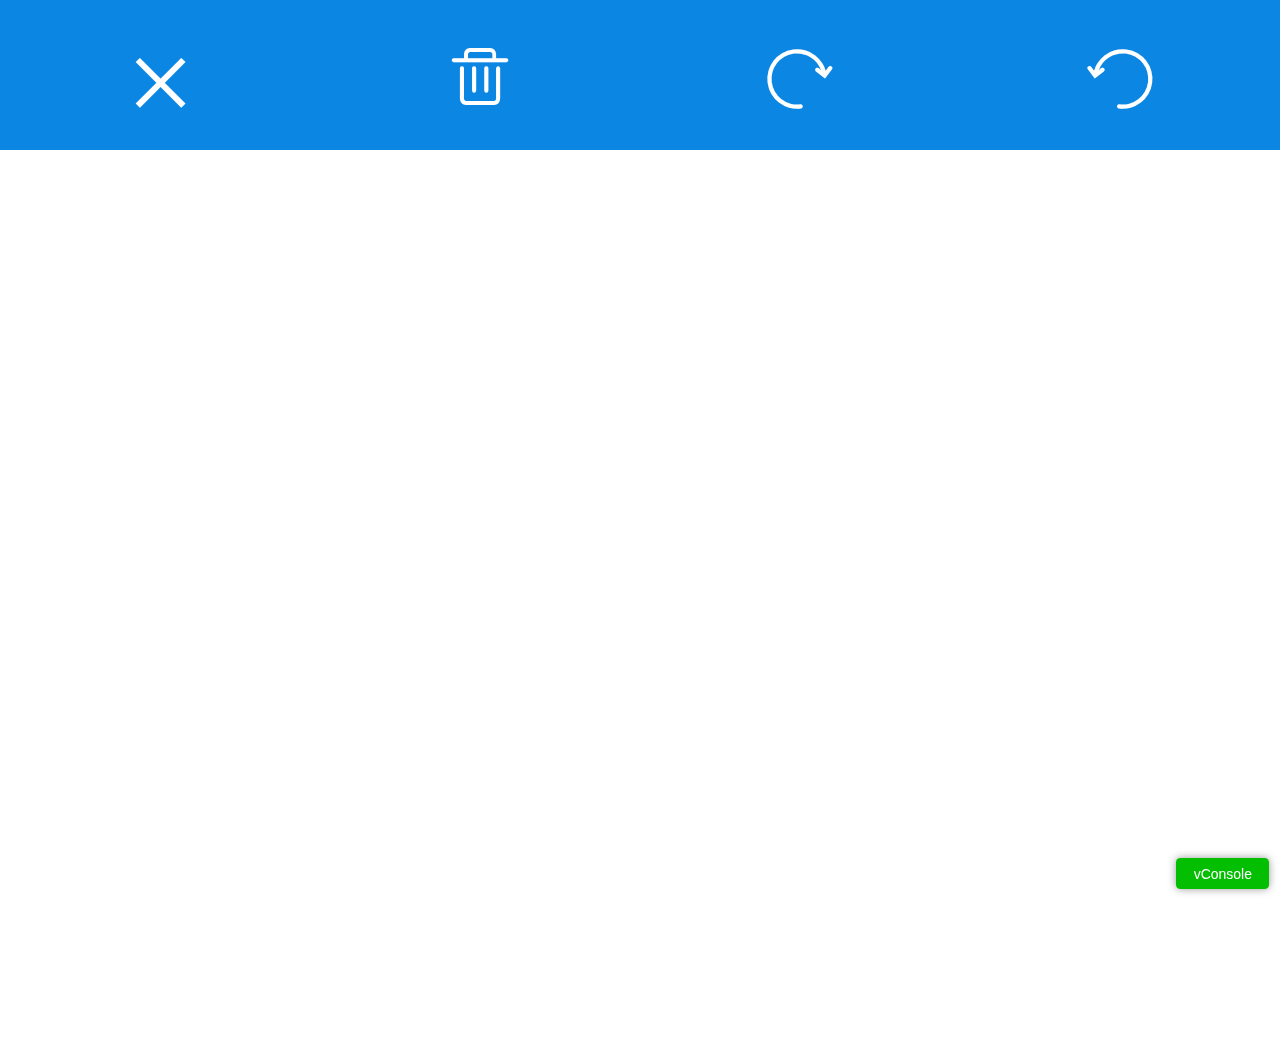
<file: index.html>
<!DOCTYPE html>
<html lang="en">
<head>
  <meta charset="UTF-8">
  <meta name="viewport" content="width=device-width, initial-scale=1.0, minimum-scale=1.0, maximum-scale=1.0, user-scalable=no">
  <meta http-equiv="X-UA-Compatible" content="ie=edge">
  <title>草稿纸实现</title>
  <script src="js/zepto.min.js"></script>
  <script src="js/vconsole.min.js"></script>
  <script src="js/index.js"></script>
  <link rel="stylesheet" href="./font/iconfont.css">
  <link rel="stylesheet" href="./scss/index.css">
  <script>
    // init vConsole
    var vConsole = new VConsole();
    console.log('hello world');
  </script>
</head>
<body>
  <header id="header">
    <ul class="clearfix">
      <li id="cha"><i class="iconfont icon-cha"></i></li>
      <li id="clear"><i class="iconfont icon-trash"></i></li>
      <li id="qianjin"><i class="iconfont icon-qianjin"></i></li>
      <li id="fanhui1"><i class="iconfont icon-fanhui1"></i></li>
    </ul>
  </header>
  <div style="width: 100%; height: 100%; overflow: hidden; position: relative;">
    <canvas id="canvas">您的浏览器不支持 canvas 标签</canvas>
  </div>
</body>
</html>
</file>
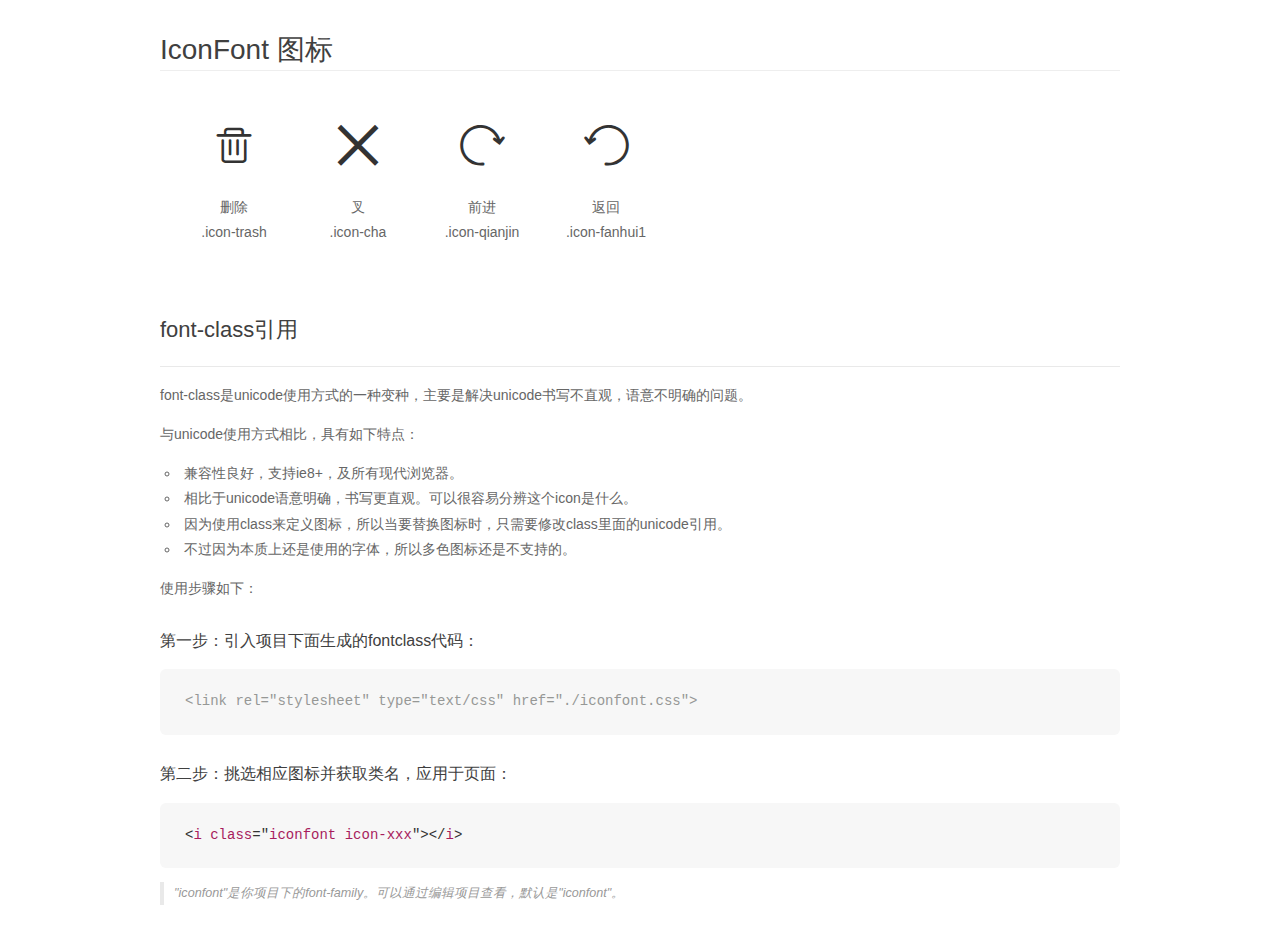
<file: font/demo_fontclass.html>
<!DOCTYPE html>
<html>
<head>
    <meta charset="utf-8"/>
    <title>IconFont</title>
    <link rel="stylesheet" href="demo.css">
    <link rel="stylesheet" href="iconfont.css">
</head>
<body>
    <div class="main markdown">
        <h1>IconFont 图标</h1>
        <ul class="icon_lists clear">
            
                <li>
                <i class="icon iconfont icon-trash"></i>
                    <div class="name">删除</div>
                    <div class="fontclass">.icon-trash</div>
                </li>
            
                <li>
                <i class="icon iconfont icon-cha"></i>
                    <div class="name">叉</div>
                    <div class="fontclass">.icon-cha</div>
                </li>
            
                <li>
                <i class="icon iconfont icon-qianjin"></i>
                    <div class="name">前进</div>
                    <div class="fontclass">.icon-qianjin</div>
                </li>
            
                <li>
                <i class="icon iconfont icon-fanhui1"></i>
                    <div class="name">返回</div>
                    <div class="fontclass">.icon-fanhui1</div>
                </li>
            
        </ul>

        <h2 id="font-class-">font-class引用</h2>
        <hr>

        <p>font-class是unicode使用方式的一种变种，主要是解决unicode书写不直观，语意不明确的问题。</p>
        <p>与unicode使用方式相比，具有如下特点：</p>
        <ul>
        <li>兼容性良好，支持ie8+，及所有现代浏览器。</li>
        <li>相比于unicode语意明确，书写更直观。可以很容易分辨这个icon是什么。</li>
        <li>因为使用class来定义图标，所以当要替换图标时，只需要修改class里面的unicode引用。</li>
        <li>不过因为本质上还是使用的字体，所以多色图标还是不支持的。</li>
        </ul>
        <p>使用步骤如下：</p>
        <h3 id="-fontclass-">第一步：引入项目下面生成的fontclass代码：</h3>


        <pre><code class="lang-js hljs javascript"><span class="hljs-comment">&lt;link rel="stylesheet" type="text/css" href="./iconfont.css"&gt;</span></code></pre>
        <h3 id="-">第二步：挑选相应图标并获取类名，应用于页面：</h3>
        <pre><code class="lang-css hljs">&lt;<span class="hljs-selector-tag">i</span> <span class="hljs-selector-tag">class</span>="<span class="hljs-selector-tag">iconfont</span> <span class="hljs-selector-tag">icon-xxx</span>"&gt;&lt;/<span class="hljs-selector-tag">i</span>&gt;</code></pre>
        <blockquote>
        <p>"iconfont"是你项目下的font-family。可以通过编辑项目查看，默认是"iconfont"。</p>
        </blockquote>
    </div>
</body>
</html>
</file>
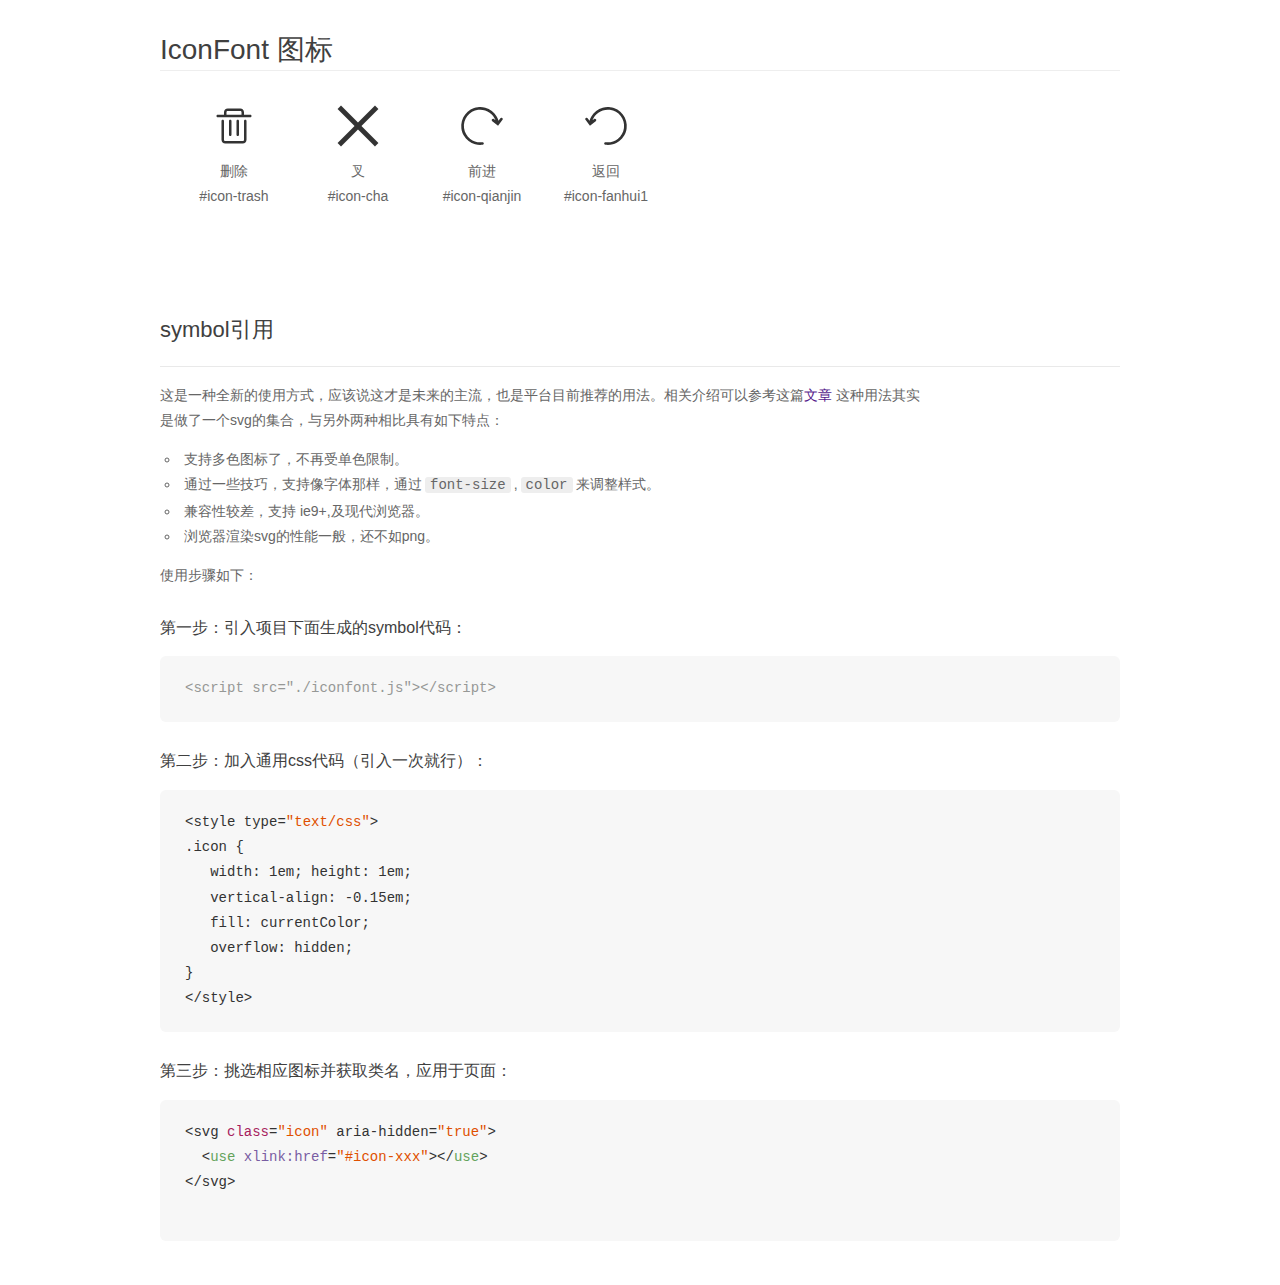
<file: font/demo_symbol.html>
<!DOCTYPE html>
<html>
<head>
    <meta charset="utf-8"/>
    <title>IconFont</title>
    <link rel="stylesheet" href="demo.css">
    <script src="iconfont.js"></script>

    <style type="text/css">
        .icon {
          /* 通过设置 font-size 来改变图标大小 */
          width: 1em; height: 1em;
          /* 图标和文字相邻时，垂直对齐 */
          vertical-align: -0.15em;
          /* 通过设置 color 来改变 SVG 的颜色/fill */
          fill: currentColor;
          /* path 和 stroke 溢出 viewBox 部分在 IE 下会显示
             normalize.css 中也包含这行 */
          overflow: hidden;
        }

    </style>
</head>
<body>
    <div class="main markdown">
        <h1>IconFont 图标</h1>
        <ul class="icon_lists clear">
            
                <li>
                    <svg class="icon" aria-hidden="true">
                        <use xlink:href="#icon-trash"></use>
                    </svg>
                    <div class="name">删除</div>
                    <div class="fontclass">#icon-trash</div>
                </li>
            
                <li>
                    <svg class="icon" aria-hidden="true">
                        <use xlink:href="#icon-cha"></use>
                    </svg>
                    <div class="name">叉</div>
                    <div class="fontclass">#icon-cha</div>
                </li>
            
                <li>
                    <svg class="icon" aria-hidden="true">
                        <use xlink:href="#icon-qianjin"></use>
                    </svg>
                    <div class="name">前进</div>
                    <div class="fontclass">#icon-qianjin</div>
                </li>
            
                <li>
                    <svg class="icon" aria-hidden="true">
                        <use xlink:href="#icon-fanhui1"></use>
                    </svg>
                    <div class="name">返回</div>
                    <div class="fontclass">#icon-fanhui1</div>
                </li>
            
        </ul>


        <h2 id="symbol-">symbol引用</h2>
        <hr>

        <p>这是一种全新的使用方式，应该说这才是未来的主流，也是平台目前推荐的用法。相关介绍可以参考这篇<a href="">文章</a>
        这种用法其实是做了一个svg的集合，与另外两种相比具有如下特点：</p>
        <ul>
          <li>支持多色图标了，不再受单色限制。</li>
          <li>通过一些技巧，支持像字体那样，通过<code>font-size</code>,<code>color</code>来调整样式。</li>
          <li>兼容性较差，支持 ie9+,及现代浏览器。</li>
          <li>浏览器渲染svg的性能一般，还不如png。</li>
        </ul>
        <p>使用步骤如下：</p>
        <h3 id="-symbol-">第一步：引入项目下面生成的symbol代码：</h3>
        <pre><code class="lang-js hljs javascript"><span class="hljs-comment">&lt;script src="./iconfont.js"&gt;&lt;/script&gt;</span></code></pre>
        <h3 id="-css-">第二步：加入通用css代码（引入一次就行）：</h3>
        <pre><code class="lang-js hljs javascript">&lt;style type=<span class="hljs-string">"text/css"</span>&gt;
.icon {
   width: <span class="hljs-number">1</span>em; height: <span class="hljs-number">1</span>em;
   vertical-align: <span class="hljs-number">-0.15</span>em;
   fill: currentColor;
   overflow: hidden;
}
&lt;<span class="hljs-regexp">/style&gt;</span></code></pre>
        <h3 id="-">第三步：挑选相应图标并获取类名，应用于页面：</h3>
        <pre><code class="lang-js hljs javascript">&lt;svg <span class="hljs-class"><span class="hljs-keyword">class</span></span>=<span class="hljs-string">"icon"</span> aria-hidden=<span class="hljs-string">"true"</span>&gt;<span class="xml"><span class="hljs-tag">
  &lt;<span class="hljs-name">use</span> <span class="hljs-attr">xlink:href</span>=<span class="hljs-string">"#icon-xxx"</span>&gt;</span><span class="hljs-tag">&lt;/<span class="hljs-name">use</span>&gt;</span>
</span>&lt;<span class="hljs-regexp">/svg&gt;
        </span></code></pre>
    </div>
</body>
</html>
</file>
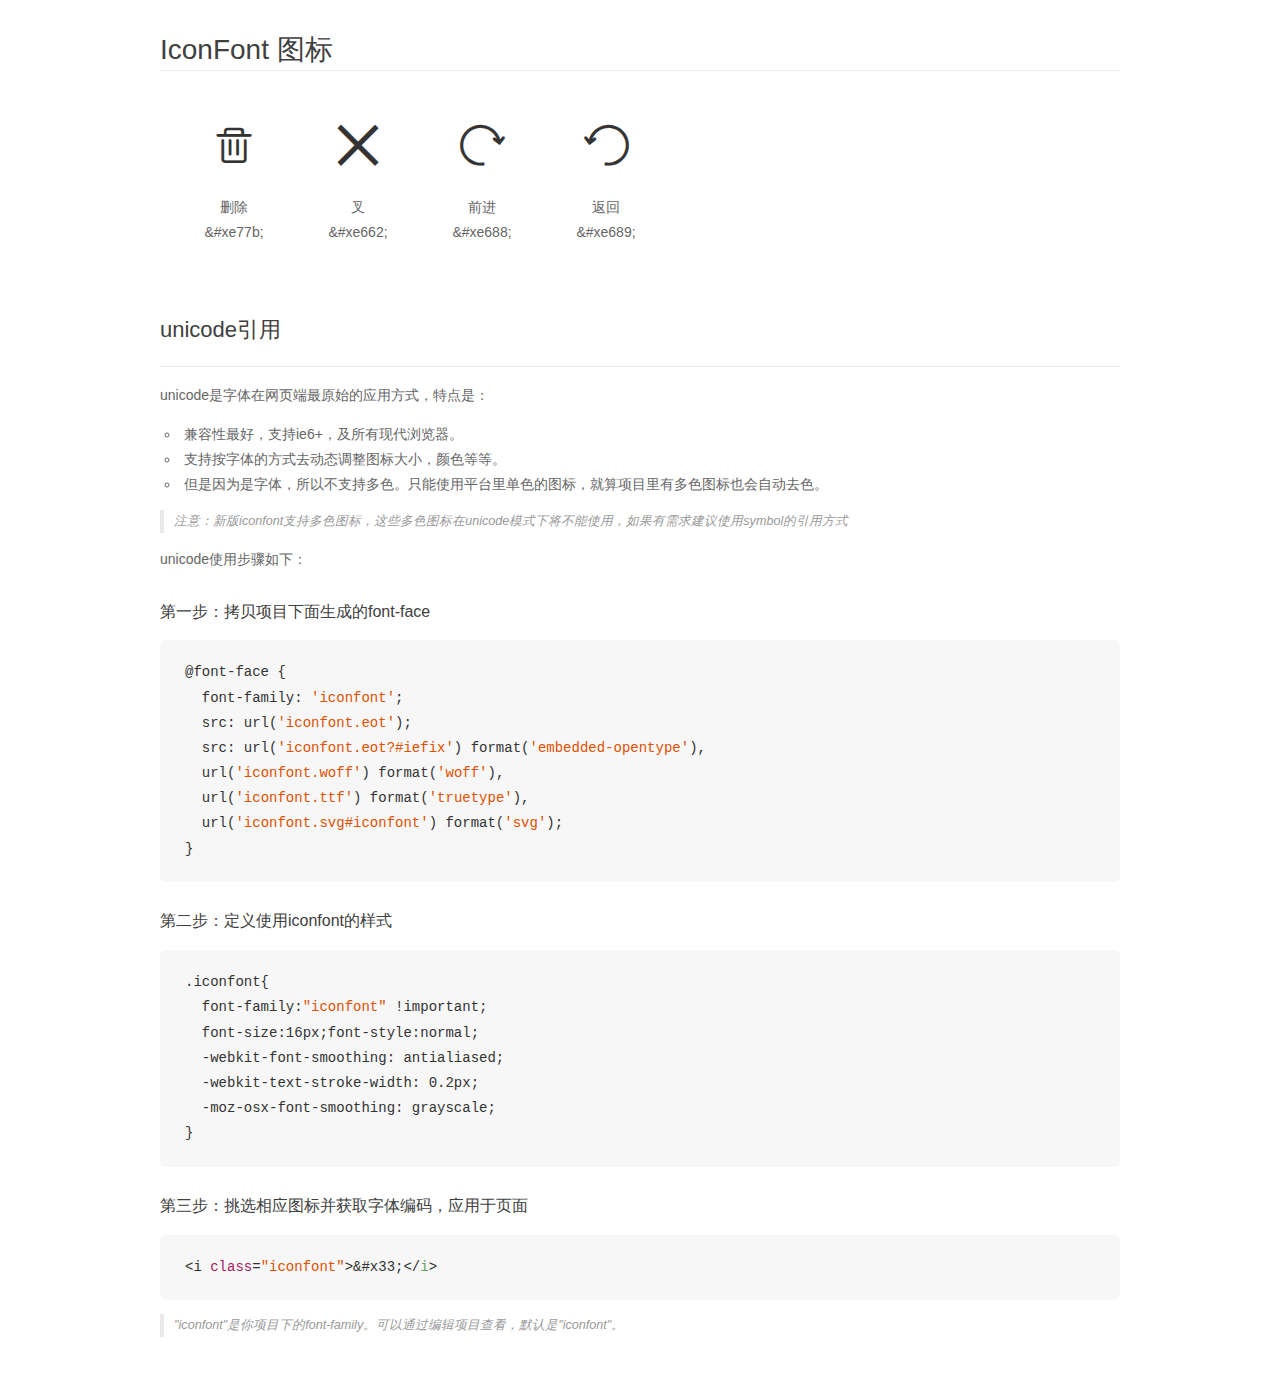
<file: font/demo_unicode.html>
<!DOCTYPE html>
<html>
<head>
    <meta charset="utf-8"/>
    <title>IconFont</title>
    <link rel="stylesheet" href="demo.css">

    <style type="text/css">

        @font-face {font-family: "iconfont";
          src: url('iconfont.eot'); /* IE9*/
          src: url('iconfont.eot#iefix') format('embedded-opentype'), /* IE6-IE8 */
          url('iconfont.woff') format('woff'), /* chrome, firefox */
          url('iconfont.ttf') format('truetype'), /* chrome, firefox, opera, Safari, Android, iOS 4.2+*/
          url('iconfont.svg#iconfont') format('svg'); /* iOS 4.1- */
        }

        .iconfont {
          font-family:"iconfont" !important;
          font-size:16px;
          font-style:normal;
          -webkit-font-smoothing: antialiased;
          -webkit-text-stroke-width: 0.2px;
          -moz-osx-font-smoothing: grayscale;
        }

    </style>
</head>
<body>
    <div class="main markdown">
        <h1>IconFont 图标</h1>
        <ul class="icon_lists clear">
            
                <li>
                <i class="icon iconfont">&#xe77b;</i>
                    <div class="name">删除</div>
                    <div class="code">&amp;#xe77b;</div>
                </li>
            
                <li>
                <i class="icon iconfont">&#xe662;</i>
                    <div class="name">叉</div>
                    <div class="code">&amp;#xe662;</div>
                </li>
            
                <li>
                <i class="icon iconfont">&#xe688;</i>
                    <div class="name">前进</div>
                    <div class="code">&amp;#xe688;</div>
                </li>
            
                <li>
                <i class="icon iconfont">&#xe689;</i>
                    <div class="name">返回</div>
                    <div class="code">&amp;#xe689;</div>
                </li>
            
        </ul>
        <h2 id="unicode-">unicode引用</h2>
        <hr>

        <p>unicode是字体在网页端最原始的应用方式，特点是：</p>
        <ul>
        <li>兼容性最好，支持ie6+，及所有现代浏览器。</li>
        <li>支持按字体的方式去动态调整图标大小，颜色等等。</li>
        <li>但是因为是字体，所以不支持多色。只能使用平台里单色的图标，就算项目里有多色图标也会自动去色。</li>
        </ul>
        <blockquote>
        <p>注意：新版iconfont支持多色图标，这些多色图标在unicode模式下将不能使用，如果有需求建议使用symbol的引用方式</p>
        </blockquote>
        <p>unicode使用步骤如下：</p>
        <h3 id="-font-face">第一步：拷贝项目下面生成的font-face</h3>
        <pre><code class="lang-js hljs javascript">@font-face {
  font-family: <span class="hljs-string">'iconfont'</span>;
  src: url(<span class="hljs-string">'iconfont.eot'</span>);
  src: url(<span class="hljs-string">'iconfont.eot?#iefix'</span>) format(<span class="hljs-string">'embedded-opentype'</span>),
  url(<span class="hljs-string">'iconfont.woff'</span>) format(<span class="hljs-string">'woff'</span>),
  url(<span class="hljs-string">'iconfont.ttf'</span>) format(<span class="hljs-string">'truetype'</span>),
  url(<span class="hljs-string">'iconfont.svg#iconfont'</span>) format(<span class="hljs-string">'svg'</span>);
}
</code></pre>
        <h3 id="-iconfont-">第二步：定义使用iconfont的样式</h3>
        <pre><code class="lang-js hljs javascript">.iconfont{
  font-family:<span class="hljs-string">"iconfont"</span> !important;
  font-size:<span class="hljs-number">16</span>px;font-style:normal;
  -webkit-font-smoothing: antialiased;
  -webkit-text-stroke-width: <span class="hljs-number">0.2</span>px;
  -moz-osx-font-smoothing: grayscale;
}
</code></pre>
        <h3 id="-">第三步：挑选相应图标并获取字体编码，应用于页面</h3>
        <pre><code class="lang-js hljs javascript">&lt;i <span class="hljs-class"><span class="hljs-keyword">class</span></span>=<span class="hljs-string">"iconfont"</span>&gt;&amp;#x33;<span class="xml"><span class="hljs-tag">&lt;/<span class="hljs-name">i</span>&gt;</span></span></code></pre>

        <blockquote>
        <p>"iconfont"是你项目下的font-family。可以通过编辑项目查看，默认是"iconfont"。</p>
        </blockquote>
    </div>


</body>
</html>
</file>
<file: font/iconfont.css>
@font-face {font-family: "iconfont";
  src: url('iconfont.eot?t=1513248003590'); /* IE9*/
  src: url('iconfont.eot?t=1513248003590#iefix') format('embedded-opentype'), /* IE6-IE8 */
  url('[data-uri]') format('woff'),
  url('iconfont.ttf?t=1513248003590') format('truetype'), /* chrome, firefox, opera, Safari, Android, iOS 4.2+*/
  url('iconfont.svg?t=1513248003590#iconfont') format('svg'); /* iOS 4.1- */
}

.iconfont {
  font-family:"iconfont" !important;
  font-size:16px;
  font-style:normal;
  -webkit-font-smoothing: antialiased;
  -moz-osx-font-smoothing: grayscale;
}

.icon-trash:before { content: "\e77b"; }

.icon-cha:before { content: "\e662"; }

.icon-qianjin:before { content: "\e688"; }

.icon-fanhui1:before { content: "\e689"; }
</file>
<file: scss/index.css>
* {
  margin: 0;
  padding: 0;
  outline: 0;
  -webkit-box-sizing: border-box;
          box-sizing: border-box;
  -webkit-tap-highlight-color: rgba(0, 0, 0, 0); }

:not(input):not(textarea) {
  -webkit-touch-callout: none;
  -webkit-user-select: none;
  -moz-user-select: none;
  -ms-user-select: none;
  user-select: none; }

img[src^="/"] {
  pointer-events: none; }

img[src^="."] {
  pointer-events: none; }

img[src^="data:image"] {
  pointer-events: none; }

html, body {
  width: 100%;
  height: 100%;
  overflow: hidden; }

header {
  height: 1.8773333333rem;
  background: #0C86E3; }

ul {
  height: 100%;
  display: -webkit-box;
  display: -ms-flexbox;
  display: flex;
  -ms-flex-pack: distribute;
      justify-content: space-around;
  -webkit-box-align: center;
      -ms-flex-align: center;
          align-items: center;
  list-style: none; }
  ul > li {
    -webkit-box-flex: 1;
        -ms-flex: 1;
            flex: 1;
    text-align: center; }
    ul > li > i {
      color: #fff; }
    ul > li > i.icon-cha {
      font-size: 0.64rem; }
    ul > li > i.icon-qianjin, ul > li i.icon-fanhui1 {
      font-size: 0.768rem; }
    ul > li > i.icon-trash {
      font-size: 0.8533333333rem; }

#canvas {
  position: fixed;
  left: 0;
  top: 0;
  background: rgba(0, 0, 0, 0.2); }

.clearfix:after {
  content: "";
  display: block;
  clear: both;
  height: 0; }

.clearfix {
  zoom: 1; }

/*# sourceMappingURL=index.css.map */
</file>
<file: font/demo.css>
*{margin: 0;padding: 0;list-style: none;}
/*
KISSY CSS Reset
理念：1. reset 的目的不是清除浏览器的默认样式，这仅是部分工作。清除和重置是紧密不可分的。
2. reset 的目的不是让默认样式在所有浏览器下一致，而是减少默认样式有可能带来的问题。
3. reset 期望提供一套普适通用的基础样式。但没有银弹，推荐根据具体需求，裁剪和修改后再使用。
特色：1. 适应中文；2. 基于最新主流浏览器。
维护：玉伯<lifesinger@gmail.com>, 正淳<ragecarrier@gmail.com>
 */

/** 清除内外边距 **/
body, h1, h2, h3, h4, h5, h6, hr, p, blockquote, /* structural elements 结构元素 */
dl, dt, dd, ul, ol, li, /* list elements 列表元素 */
pre, /* text formatting elements 文本格式元素 */
form, fieldset, legend, button, input, textarea, /* form elements 表单元素 */
th, td /* table elements 表格元素 */ {
  margin: 0;
  padding: 0;
}

/** 设置默认字体 **/
body,
button, input, select, textarea /* for ie */ {
  font: 12px/1.5 tahoma, arial, \5b8b\4f53, sans-serif;
}
h1, h2, h3, h4, h5, h6 { font-size: 100%; }
address, cite, dfn, em, var { font-style: normal; } /* 将斜体扶正 */
code, kbd, pre, samp { font-family: courier new, courier, monospace; } /* 统一等宽字体 */
small { font-size: 12px; } /* 小于 12px 的中文很难阅读，让 small 正常化 */

/** 重置列表元素 **/
ul, ol { list-style: none; }

/** 重置文本格式元素 **/
a { text-decoration: none; }
a:hover { text-decoration: underline; }


/** 重置表单元素 **/
legend { color: #000; } /* for ie6 */
fieldset, img { border: 0; } /* img 搭车：让链接里的 img 无边框 */
button, input, select, textarea { font-size: 100%; } /* 使得表单元素在 ie 下能继承字体大小 */
/* 注：optgroup 无法扶正 */

/** 重置表格元素 **/
table { border-collapse: collapse; border-spacing: 0; }

/* 清除浮动 */
.ks-clear:after, .clear:after {
  content: '\20';
  display: block;
  height: 0;
  clear: both;
}
.ks-clear, .clear {
  *zoom: 1;
}

.main {
  padding: 30px 100px;
width: 960px;
margin: 0 auto;
}
.main h1{font-size:36px; color:#333; text-align:left;margin-bottom:30px; border-bottom: 1px solid #eee;}

.helps{margin-top:40px;}
.helps pre{
  padding:20px;
  margin:10px 0;
  border:solid 1px #e7e1cd;
  background-color: #fffdef;
  overflow: auto;
}

.icon_lists{
  width: 100% !important;

}

.icon_lists li{
  float:left;
  width: 100px;
  height:180px;
  text-align: center;
  list-style: none !important;
}
.icon_lists .icon{
  font-size: 42px;
  line-height: 100px;
  margin: 10px 0;
  color:#333;
  -webkit-transition: font-size 0.25s ease-out 0s;
  -moz-transition: font-size 0.25s ease-out 0s;
  transition: font-size 0.25s ease-out 0s;

}
.icon_lists .icon:hover{
  font-size: 100px;
}



.markdown {
  color: #666;
  font-size: 14px;
  line-height: 1.8;
}

.highlight {
  line-height: 1.5;
}

.markdown img {
  vertical-align: middle;
  max-width: 100%;
}

.markdown h1 {
  color: #404040;
  font-weight: 500;
  line-height: 40px;
  margin-bottom: 24px;
}

.markdown h2,
.markdown h3,
.markdown h4,
.markdown h5,
.markdown h6 {
  color: #404040;
  margin: 1.6em 0 0.6em 0;
  font-weight: 500;
  clear: both;
}

.markdown h1 {
  font-size: 28px;
}

.markdown h2 {
  font-size: 22px;
}

.markdown h3 {
  font-size: 16px;
}

.markdown h4 {
  font-size: 14px;
}

.markdown h5 {
  font-size: 12px;
}

.markdown h6 {
  font-size: 12px;
}

.markdown hr {
  height: 1px;
  border: 0;
  background: #e9e9e9;
  margin: 16px 0;
  clear: both;
}

.markdown p,
.markdown pre {
  margin: 1em 0;
}

.markdown > p,
.markdown > blockquote,
.markdown > .highlight,
.markdown > ol,
.markdown > ul {
  width: 80%;
}

.markdown ul > li {
  list-style: circle;
}

.markdown > ul li,
.markdown blockquote ul > li {
  margin-left: 20px;
  padding-left: 4px;
}

.markdown > ul li p,
.markdown > ol li p {
  margin: 0.6em 0;
}

.markdown ol > li {
  list-style: decimal;
}

.markdown > ol li,
.markdown blockquote ol > li {
  margin-left: 20px;
  padding-left: 4px;
}

.markdown code {
  margin: 0 3px;
  padding: 0 5px;
  background: #eee;
  border-radius: 3px;
}

.markdown pre {
  border-radius: 6px;
  background: #f7f7f7;
  padding: 20px;
}

.markdown pre code {
  border: none;
  background: #f7f7f7;
  margin: 0;
}

.markdown strong,
.markdown b {
  font-weight: 600;
}

.markdown > table {
  border-collapse: collapse;
  border-spacing: 0px;
  empty-cells: show;
  border: 1px solid #e9e9e9;
  width: 95%;
  margin-bottom: 24px;
}

.markdown > table th {
  white-space: nowrap;
  color: #333;
  font-weight: 600;

}

.markdown > table th,
.markdown > table td {
  border: 1px solid #e9e9e9;
  padding: 8px 16px;
  text-align: left;
}

.markdown > table th {
  background: #F7F7F7;
}

.markdown blockquote {
  font-size: 90%;
  color: #999;
  border-left: 4px solid #e9e9e9;
  padding-left: 0.8em;
  margin: 1em 0;
  font-style: italic;
}

.markdown blockquote p {
  margin: 0;
}

.markdown .anchor {
  opacity: 0;
  transition: opacity 0.3s ease;
  margin-left: 8px;
}

.markdown .waiting {
  color: #ccc;
}

.markdown h1:hover .anchor,
.markdown h2:hover .anchor,
.markdown h3:hover .anchor,
.markdown h4:hover .anchor,
.markdown h5:hover .anchor,
.markdown h6:hover .anchor {
  opacity: 1;
  display: inline-block;
}

.markdown > br,
.markdown > p > br {
  clear: both;
}


.hljs {
  display: block;
  background: white;
  padding: 0.5em;
  color: #333333;
  overflow-x: auto;
}

.hljs-comment,
.hljs-meta {
  color: #969896;
}

.hljs-string,
.hljs-variable,
.hljs-template-variable,
.hljs-strong,
.hljs-emphasis,
.hljs-quote {
  color: #df5000;
}

.hljs-keyword,
.hljs-selector-tag,
.hljs-type {
  color: #a71d5d;
}

.hljs-literal,
.hljs-symbol,
.hljs-bullet,
.hljs-attribute {
  color: #0086b3;
}

.hljs-section,
.hljs-name {
  color: #63a35c;
}

.hljs-tag {
  color: #333333;
}

.hljs-title,
.hljs-attr,
.hljs-selector-id,
.hljs-selector-class,
.hljs-selector-attr,
.hljs-selector-pseudo {
  color: #795da3;
}

.hljs-addition {
  color: #55a532;
  background-color: #eaffea;
}

.hljs-deletion {
  color: #bd2c00;
  background-color: #ffecec;
}

.hljs-link {
  text-decoration: underline;
}

pre{
  background: #fff;
}
</file>
